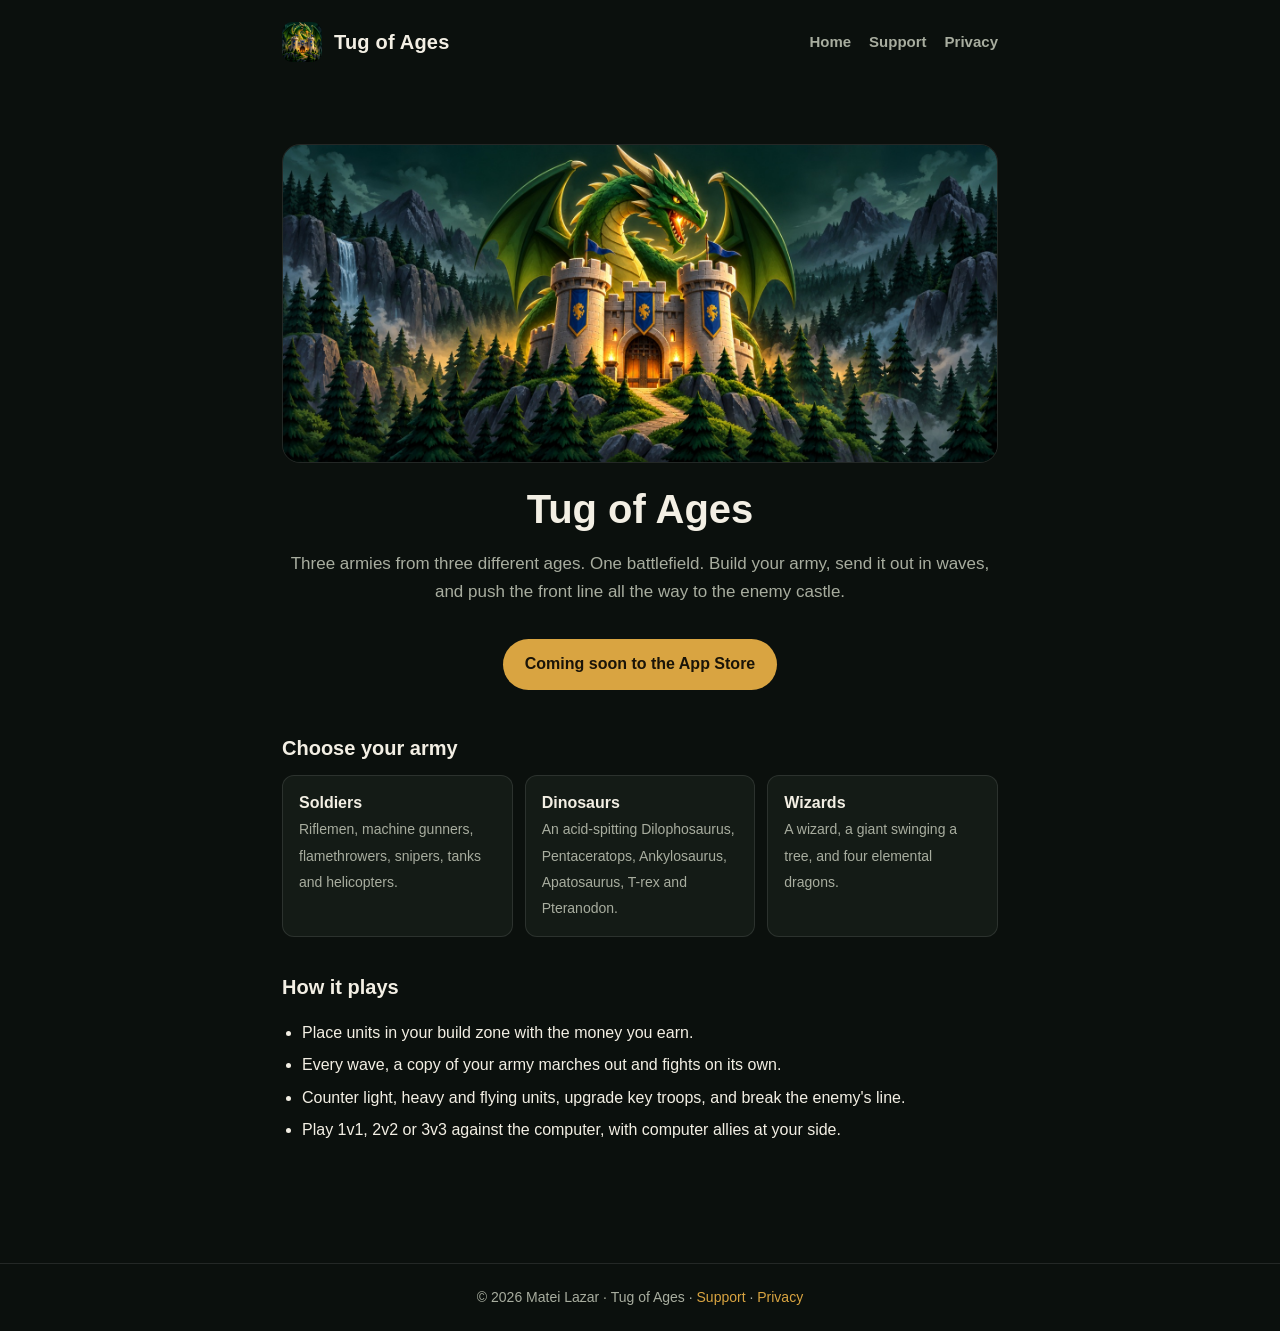
<file: index.html>
<!DOCTYPE html>
<html lang="en">
<head>
  <meta charset="UTF-8">
  <meta name="viewport" content="width=device-width, initial-scale=1">
  <title>Tug of Ages</title>
  <meta name="description" content="Tug of Ages: soldiers, dinosaurs and wizards in a real-time tug-of-war strategy game for iPhone and iPad.">
  <link rel="icon" href="icon.png">
  <link rel="stylesheet" href="styles.css">
</head>
<body>
  <header class="site">
    <img class="logo" src="icon.png" alt="">
    <span class="name">Tug of Ages</span>
    <nav>
      <a href="index.html">Home</a>
      <a href="support.html">Support</a>
      <a href="privacy.html">Privacy</a>
    </nav>
  </header>

  <main class="wrap">
    <section class="hero">
      <img class="art" src="hero.jpg" alt="A stone castle guarded by a green dragon in a pine forest">
      <h1>Tug of Ages</h1>
      <p class="lede">Three armies from three different ages. One battlefield.
      Build your army, send it out in waves, and push the front line all the way to the enemy castle.</p>
      <span class="pill">Coming soon to the App Store</span>
    </section>

    <h2>Choose your army</h2>
    <div class="armies">
      <div class="a"><b>Soldiers</b><span>Riflemen, machine gunners, flamethrowers, snipers, tanks and helicopters.</span></div>
      <div class="a"><b>Dinosaurs</b><span>An acid-spitting Dilophosaurus, Pentaceratops, Ankylosaurus, Apatosaurus, T-rex and Pteranodon.</span></div>
      <div class="a"><b>Wizards</b><span>A wizard, a giant swinging a tree, and four elemental dragons.</span></div>
    </div>

    <h2>How it plays</h2>
    <ul>
      <li>Place units in your build zone with the money you earn.</li>
      <li>Every wave, a copy of your army marches out and fights on its own.</li>
      <li>Counter light, heavy and flying units, upgrade key troops, and break the enemy's line.</li>
      <li>Play 1v1, 2v2 or 3v3 against the computer, with computer allies at your side.</li>
    </ul>
  </main>

  <footer class="site">© 2026 Matei Lazar · Tug of Ages · <a href="support.html">Support</a> · <a href="privacy.html">Privacy</a></footer>
</body>
</html>
</file>
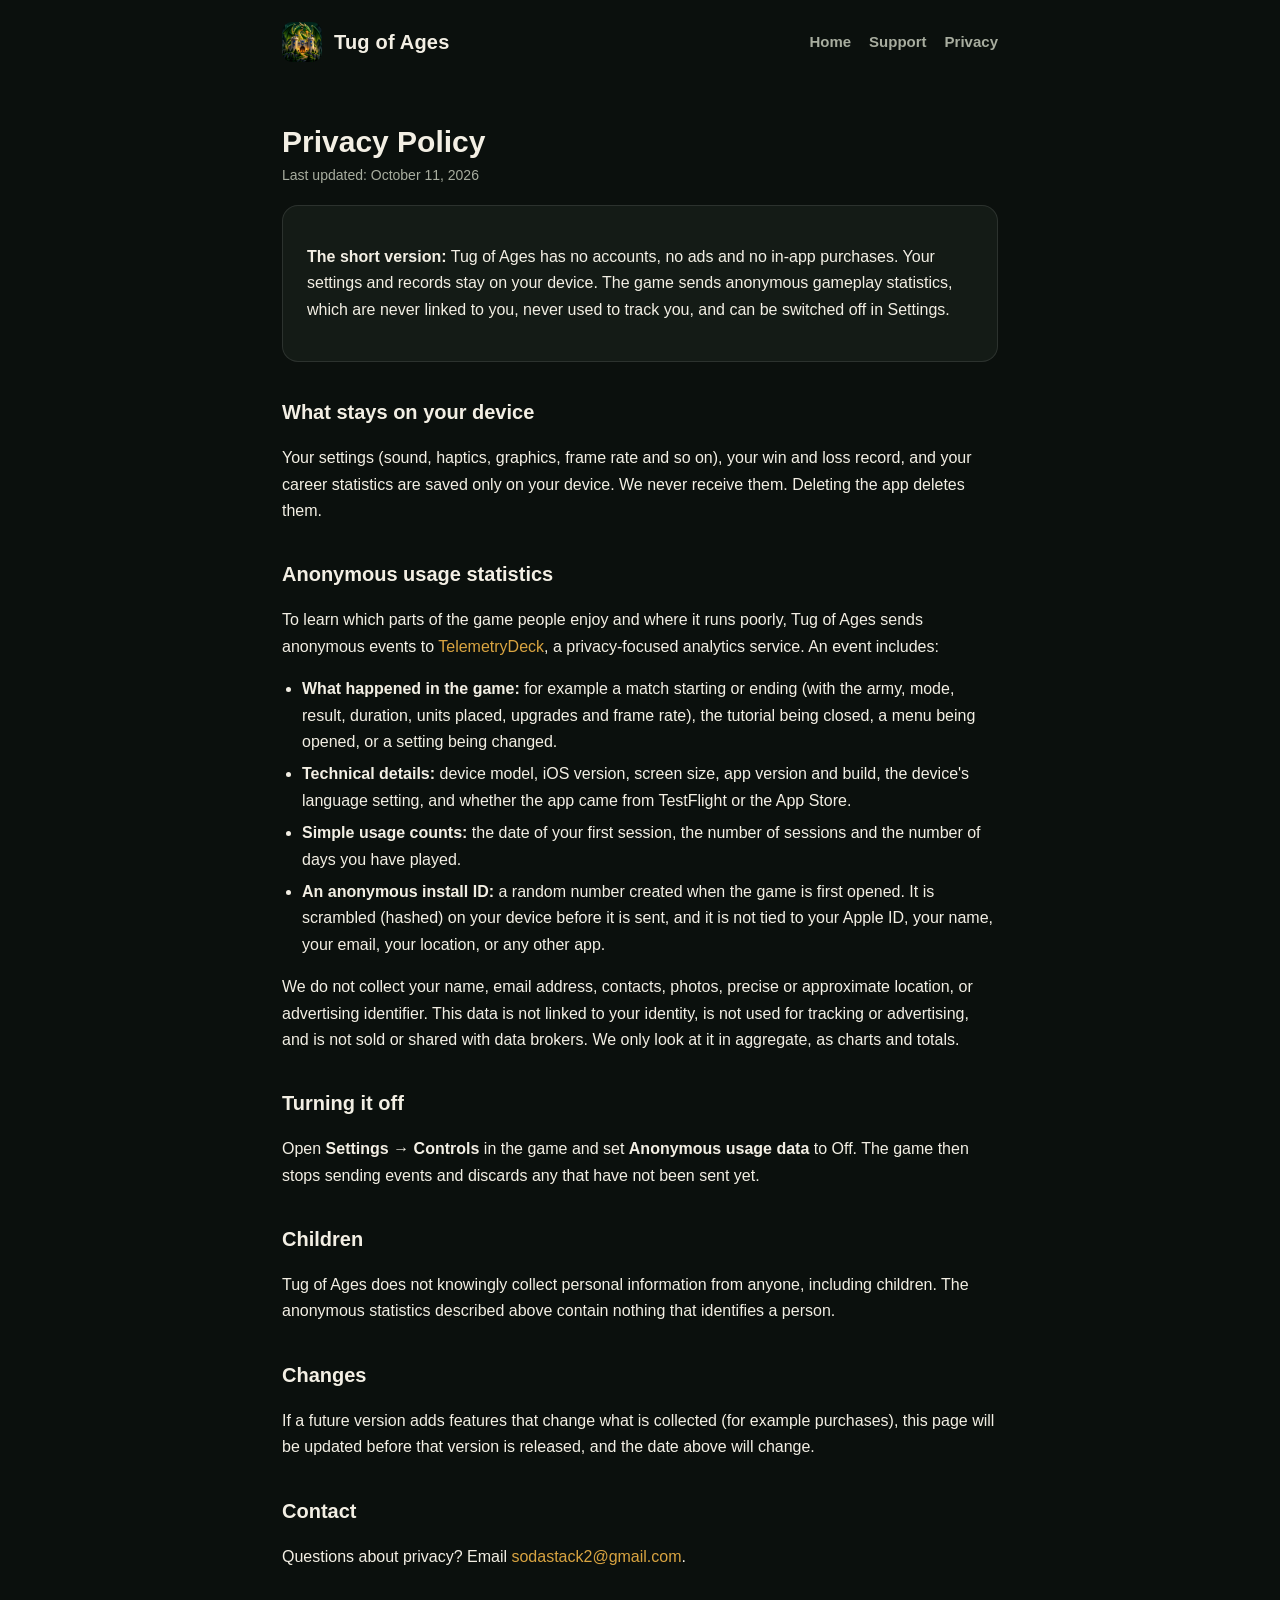
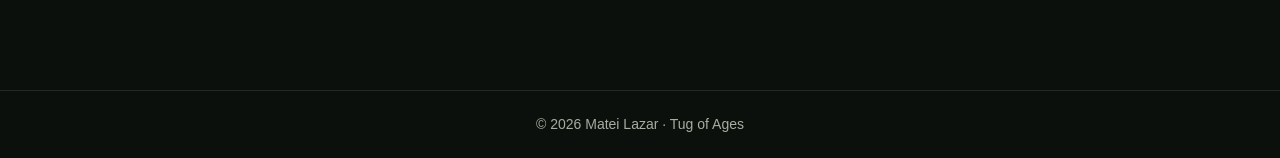
<file: privacy.html>
<!DOCTYPE html>
<html lang="en">
<head>
  <meta charset="UTF-8">
  <meta name="viewport" content="width=device-width, initial-scale=1">
  <title>Privacy Policy · Tug of Ages</title>
  <link rel="icon" href="icon.png">
  <link rel="stylesheet" href="styles.css">
</head>
<body>
  <header class="site">
    <img class="logo" src="icon.png" alt="">
    <span class="name">Tug of Ages</span>
    <nav>
      <a href="index.html">Home</a>
      <a href="support.html">Support</a>
      <a href="privacy.html">Privacy</a>
    </nav>
  </header>

  <main class="wrap">
    <h1>Privacy Policy</h1>
    <p class="updated">Last updated: October 11, 2026</p>

    <div class="card">
      <p><strong>The short version:</strong> Tug of Ages has no accounts, no ads and no in-app purchases.
      Your settings and records stay on your device. The game sends anonymous gameplay statistics,
      which are never linked to you, never used to track you, and can be switched off in Settings.</p>
    </div>

    <h2>What stays on your device</h2>
    <p>Your settings (sound, haptics, graphics, frame rate and so on), your win and loss record,
    and your career statistics are saved only on your device. We never receive them. Deleting the app deletes them.</p>

    <h2>Anonymous usage statistics</h2>
    <p>To learn which parts of the game people enjoy and where it runs poorly, Tug of Ages sends anonymous
    events to <a href="https://telemetrydeck.com/privacy/">TelemetryDeck</a>, a privacy-focused analytics service.
    An event includes:</p>
    <ul>
      <li><strong>What happened in the game:</strong> for example a match starting or ending (with the army, mode,
      result, duration, units placed, upgrades and frame rate), the tutorial being closed, a menu being opened,
      or a setting being changed.</li>
      <li><strong>Technical details:</strong> device model, iOS version, screen size, app version and build,
      the device's language setting, and whether the app came from TestFlight or the App Store.</li>
      <li><strong>Simple usage counts:</strong> the date of your first session, the number of sessions and the number
      of days you have played.</li>
      <li><strong>An anonymous install ID:</strong> a random number created when the game is first opened.
      It is scrambled (hashed) on your device before it is sent, and it is not tied to your Apple ID,
      your name, your email, your location, or any other app.</li>
    </ul>
    <p>We do not collect your name, email address, contacts, photos, precise or approximate location,
    or advertising identifier. This data is not linked to your identity, is not used for tracking or advertising,
    and is not sold or shared with data brokers. We only look at it in aggregate, as charts and totals.</p>

    <h2>Turning it off</h2>
    <p>Open <strong>Settings → Controls</strong> in the game and set <strong>Anonymous usage data</strong> to Off.
    The game then stops sending events and discards any that have not been sent yet.</p>

    <h2>Children</h2>
    <p>Tug of Ages does not knowingly collect personal information from anyone, including children.
    The anonymous statistics described above contain nothing that identifies a person.</p>

    <h2>Changes</h2>
    <p>If a future version adds features that change what is collected (for example purchases),
    this page will be updated before that version is released, and the date above will change.</p>

    <h2>Contact</h2>
    <p>Questions about privacy? Email <a href="mailto:sodastack2@gmail.com">sodastack2@gmail.com</a>.</p>
  </main>

  <footer class="site">© 2026 Matei Lazar · Tug of Ages</footer>
</body>
</html>
</file>
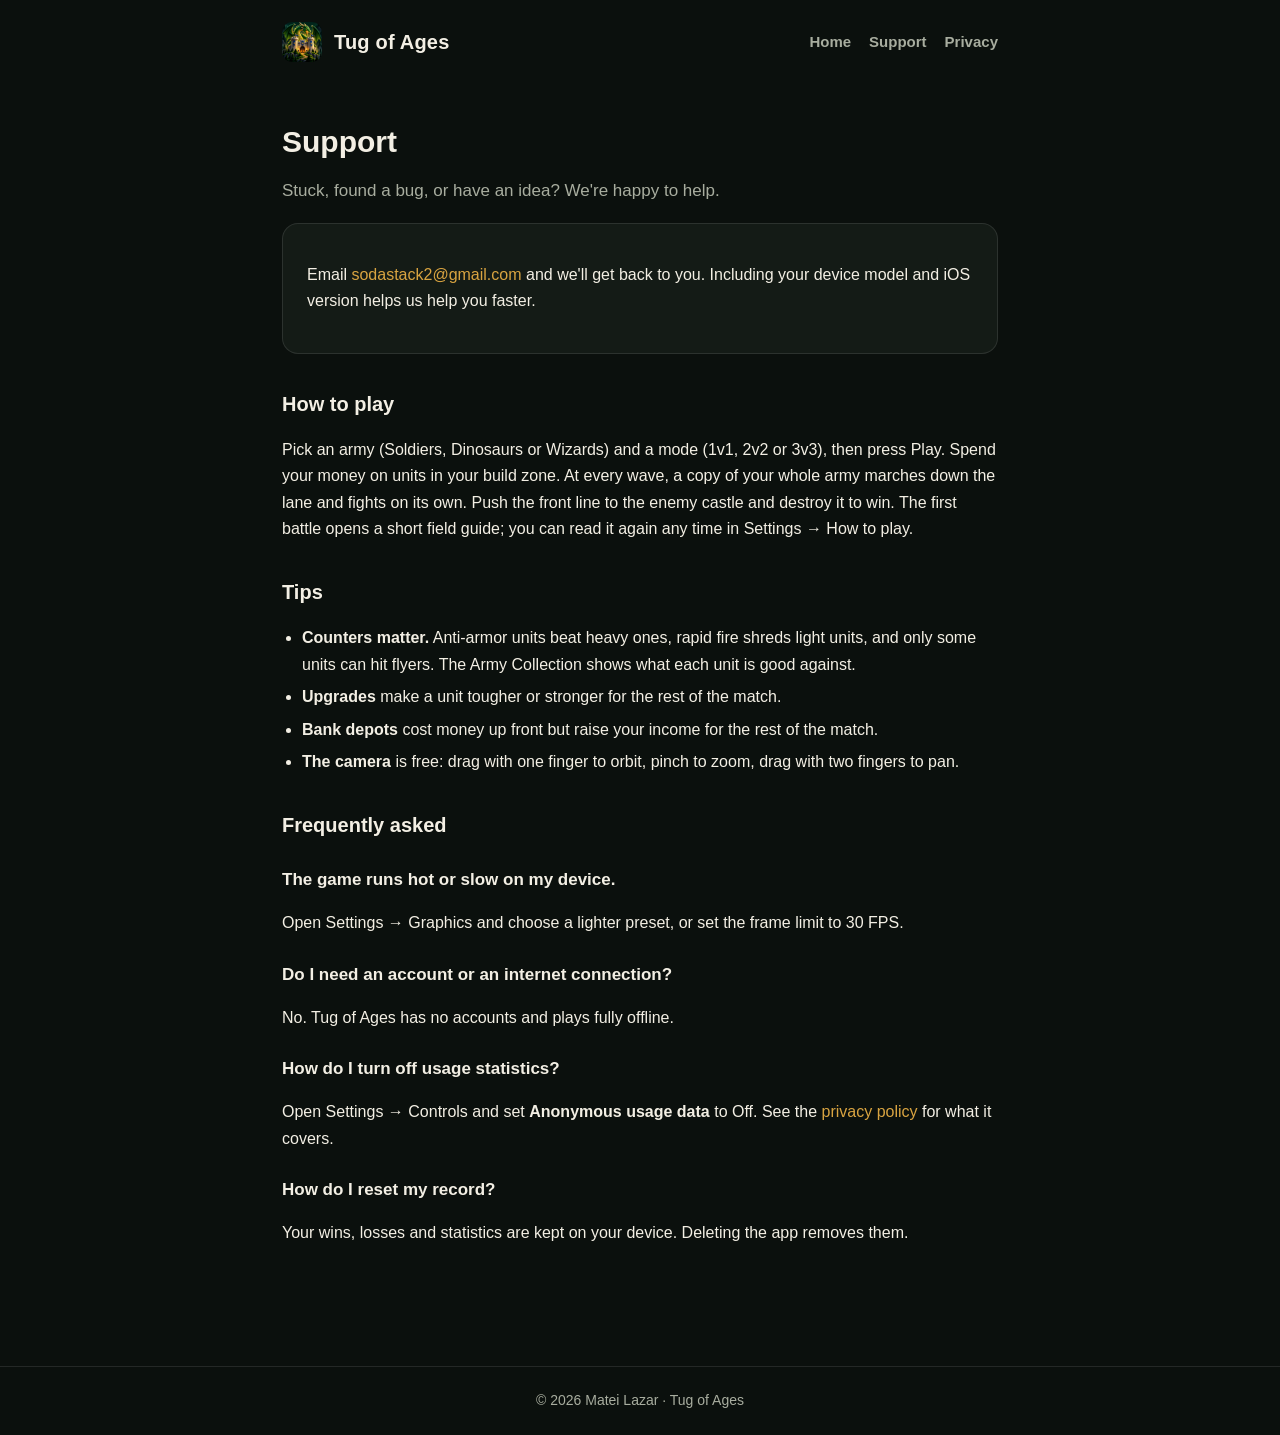
<file: support.html>
<!DOCTYPE html>
<html lang="en">
<head>
  <meta charset="UTF-8">
  <meta name="viewport" content="width=device-width, initial-scale=1">
  <title>Support · Tug of Ages</title>
  <link rel="icon" href="icon.png">
  <link rel="stylesheet" href="styles.css">
</head>
<body>
  <header class="site">
    <img class="logo" src="icon.png" alt="">
    <span class="name">Tug of Ages</span>
    <nav>
      <a href="index.html">Home</a>
      <a href="support.html">Support</a>
      <a href="privacy.html">Privacy</a>
    </nav>
  </header>

  <main class="wrap">
    <h1>Support</h1>
    <p class="lede">Stuck, found a bug, or have an idea? We're happy to help.</p>

    <div class="card">
      <p>Email <a href="mailto:sodastack2@gmail.com">sodastack2@gmail.com</a> and we'll get back to you.
      Including your device model and iOS version helps us help you faster.</p>
    </div>

    <h2>How to play</h2>
    <p>Pick an army (Soldiers, Dinosaurs or Wizards) and a mode (1v1, 2v2 or 3v3), then press Play.
    Spend your money on units in your build zone. At every wave, a copy of your whole army marches down
    the lane and fights on its own. Push the front line to the enemy castle and destroy it to win.
    The first battle opens a short field guide; you can read it again any time in
    Settings → How to play.</p>

    <h2>Tips</h2>
    <ul>
      <li><strong>Counters matter.</strong> Anti-armor units beat heavy ones, rapid fire shreds light units,
      and only some units can hit flyers. The Army Collection shows what each unit is good against.</li>
      <li><strong>Upgrades</strong> make a unit tougher or stronger for the rest of the match.</li>
      <li><strong>Bank depots</strong> cost money up front but raise your income for the rest of the match.</li>
      <li><strong>The camera</strong> is free: drag with one finger to orbit, pinch to zoom, drag with two fingers to pan.</li>
    </ul>

    <h2>Frequently asked</h2>
    <h3>The game runs hot or slow on my device.</h3>
    <p>Open Settings → Graphics and choose a lighter preset, or set the frame limit to 30 FPS.</p>

    <h3>Do I need an account or an internet connection?</h3>
    <p>No. Tug of Ages has no accounts and plays fully offline.</p>

    <h3>How do I turn off usage statistics?</h3>
    <p>Open Settings → Controls and set <strong>Anonymous usage data</strong> to Off.
    See the <a href="privacy.html">privacy policy</a> for what it covers.</p>

    <h3>How do I reset my record?</h3>
    <p>Your wins, losses and statistics are kept on your device. Deleting the app removes them.</p>
  </main>

  <footer class="site">© 2026 Matei Lazar · Tug of Ages</footer>
</body>
</html>
</file>
<file: styles.css>
:root {
  --bg: #0b100d;
  --card: #141b16;
  --ink: #f3efe4;
  --muted: #a8ad9f;
  --line: rgba(255, 255, 255, 0.10);
  --gold: #d9a441;
  --green: #5c9a4a;
}

* { box-sizing: border-box; }

html { -webkit-text-size-adjust: 100%; }

body {
  margin: 0;
  background: var(--bg);
  color: var(--ink);
  font: 16px/1.65 -apple-system, BlinkMacSystemFont, "Segoe UI", Roboto, Helvetica, Arial, sans-serif;
}

a { color: var(--gold); text-decoration: none; }
a:hover { text-decoration: underline; }

.wrap { max-width: 760px; margin: 0 auto; padding: 32px 22px 64px; }

header.site {
  display: flex;
  align-items: center;
  gap: 12px;
  padding: 22px;
  max-width: 760px;
  margin: 0 auto;
}
header.site .logo { width: 40px; height: 40px; border-radius: 10px; }
header.site .name { font-weight: 800; font-size: 20px; letter-spacing: 0.2px; }
header.site nav { margin-left: auto; display: flex; gap: 18px; }
header.site nav a { color: var(--muted); font-weight: 600; font-size: 15px; }
header.site nav a:hover { color: var(--ink); text-decoration: none; }

h1 { font-size: 30px; line-height: 1.2; margin: 8px 0 4px; }
h2 { font-size: 20px; margin: 34px 0 10px; }
h3 { font-size: 17px; margin: 24px 0 6px; }
.lede { color: var(--muted); font-size: 17px; }
.updated { color: var(--muted); font-size: 14px; margin-top: 2px; }

.card {
  background: var(--card);
  border: 1px solid var(--line);
  border-radius: 16px;
  padding: 22px 24px;
  margin: 18px 0;
}

ul { padding-left: 20px; }
li { margin: 6px 0; }

.hero { text-align: center; padding: 28px 0 8px; }
.hero img.art { width: 100%; border-radius: 18px; border: 1px solid var(--line); display: block; }
.hero h1 { font-size: 40px; margin: 22px 0 6px; }
.pill {
  display: inline-block;
  background: var(--gold);
  color: #1a1408;
  font-weight: 700;
  padding: 12px 22px;
  border-radius: 28px;
  margin-top: 16px;
}
.pill:hover { text-decoration: none; opacity: 0.92; }

.armies { display: grid; grid-template-columns: repeat(3, 1fr); gap: 12px; margin-top: 10px; }
.armies .a { background: var(--card); border: 1px solid var(--line); border-radius: 12px; padding: 14px 16px; }
.armies .a b { display: block; }
.armies .a span { color: var(--muted); font-size: 14px; }
@media (max-width: 620px) { .armies { grid-template-columns: 1fr; } }

footer.site {
  border-top: 1px solid var(--line);
  color: var(--muted);
  font-size: 14px;
  text-align: center;
  padding: 22px;
  margin-top: 40px;
}
</file>
